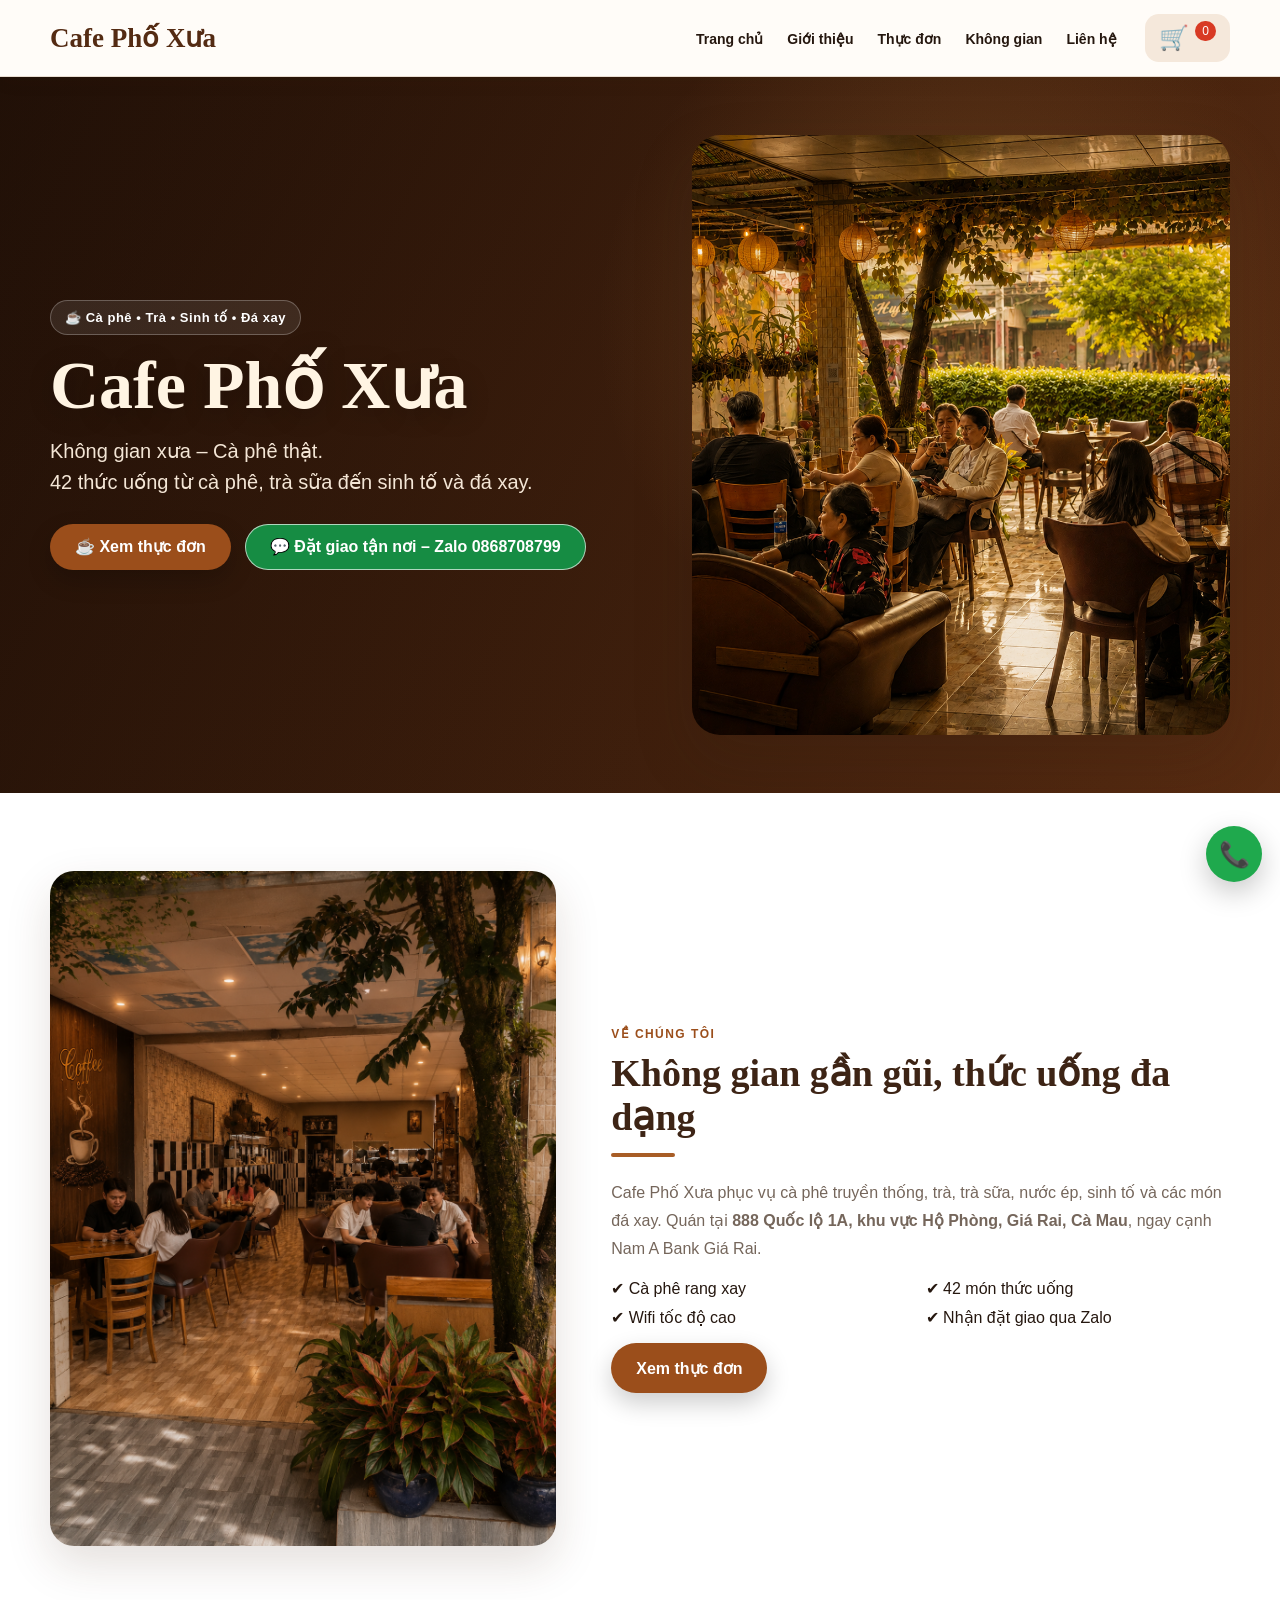
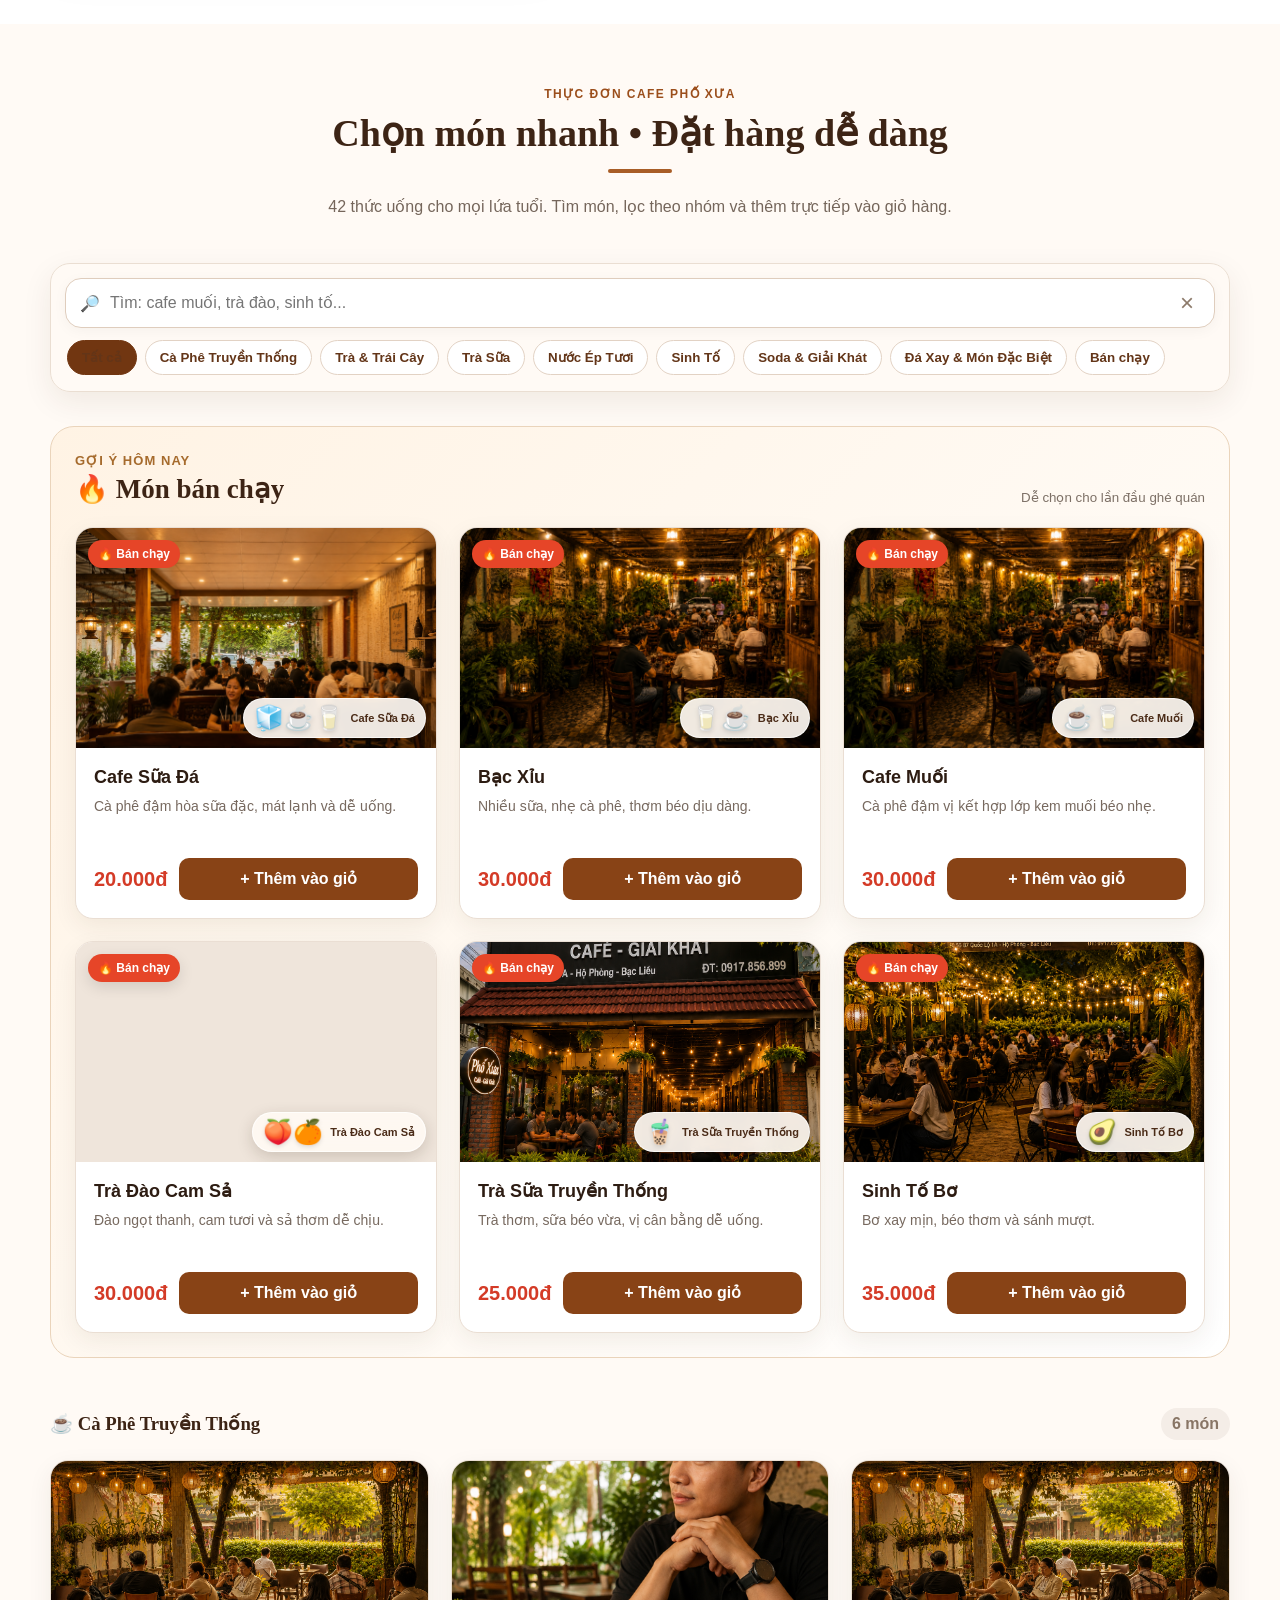
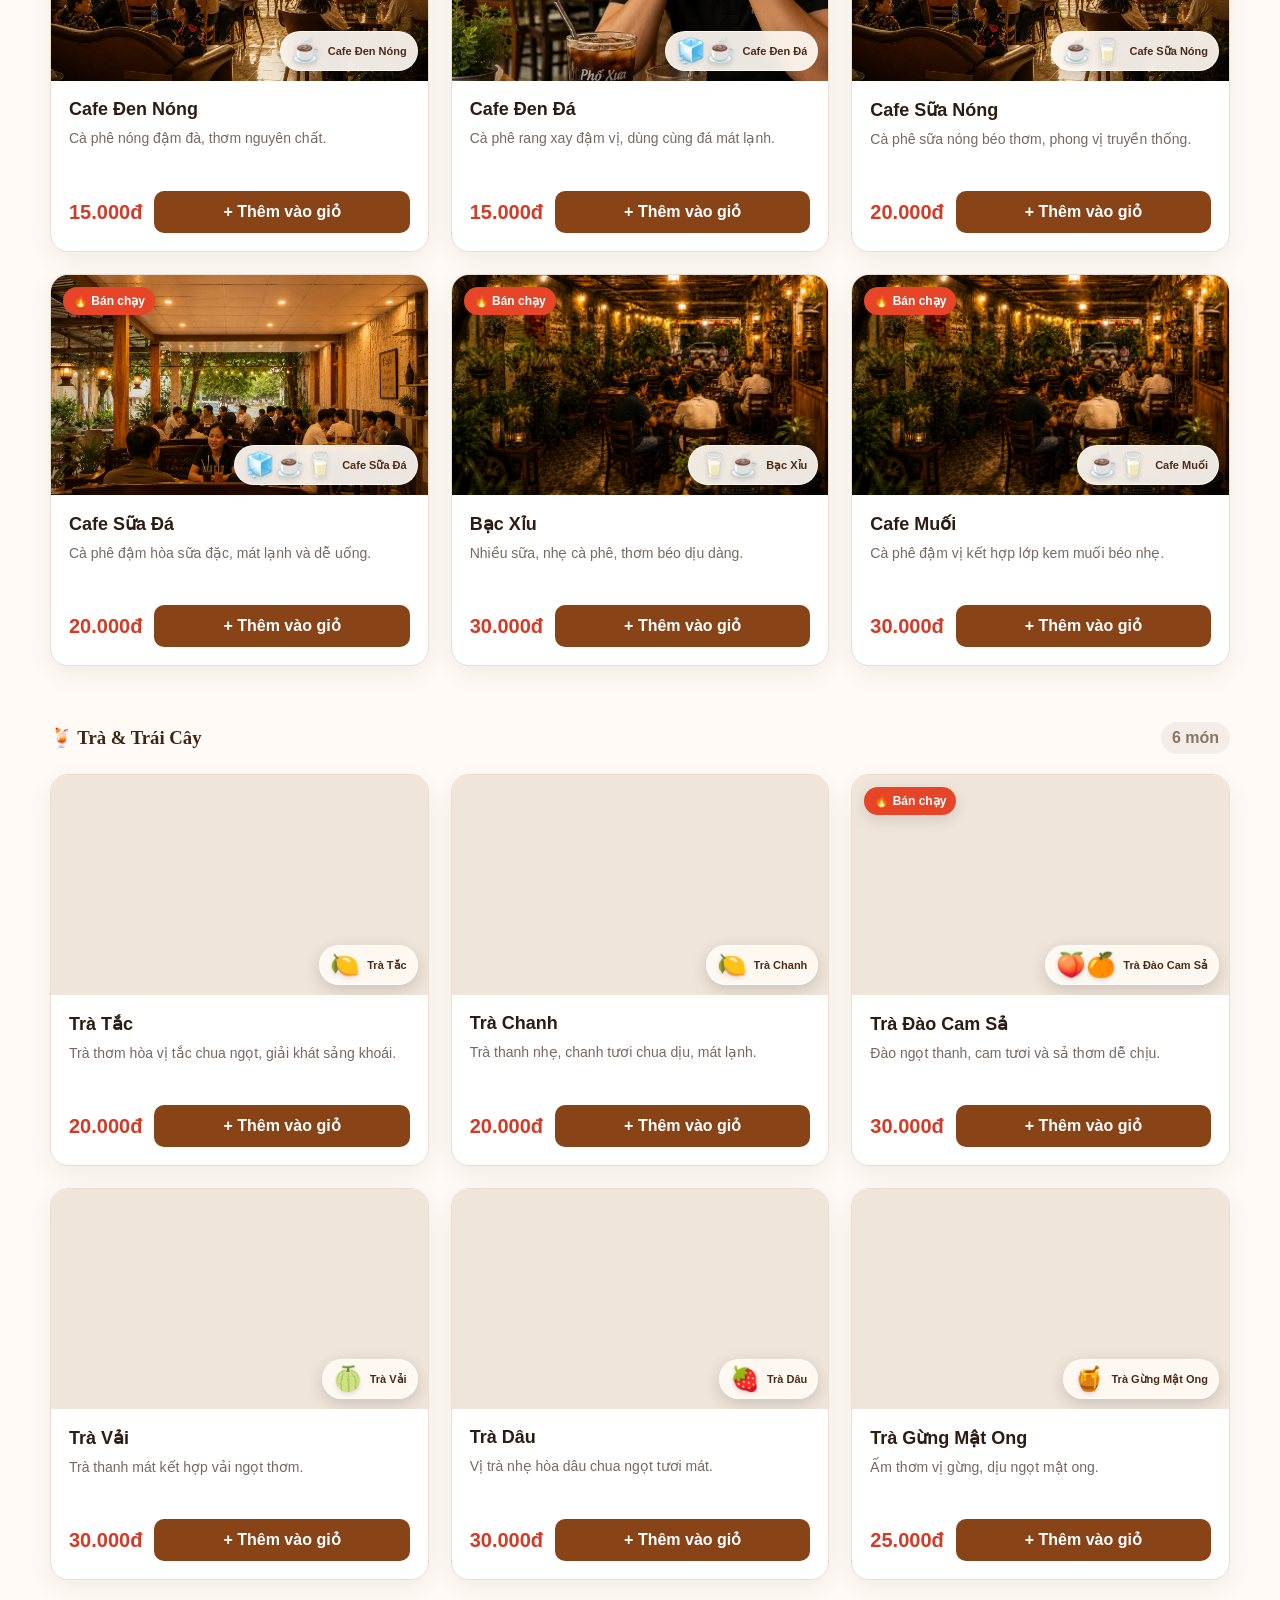
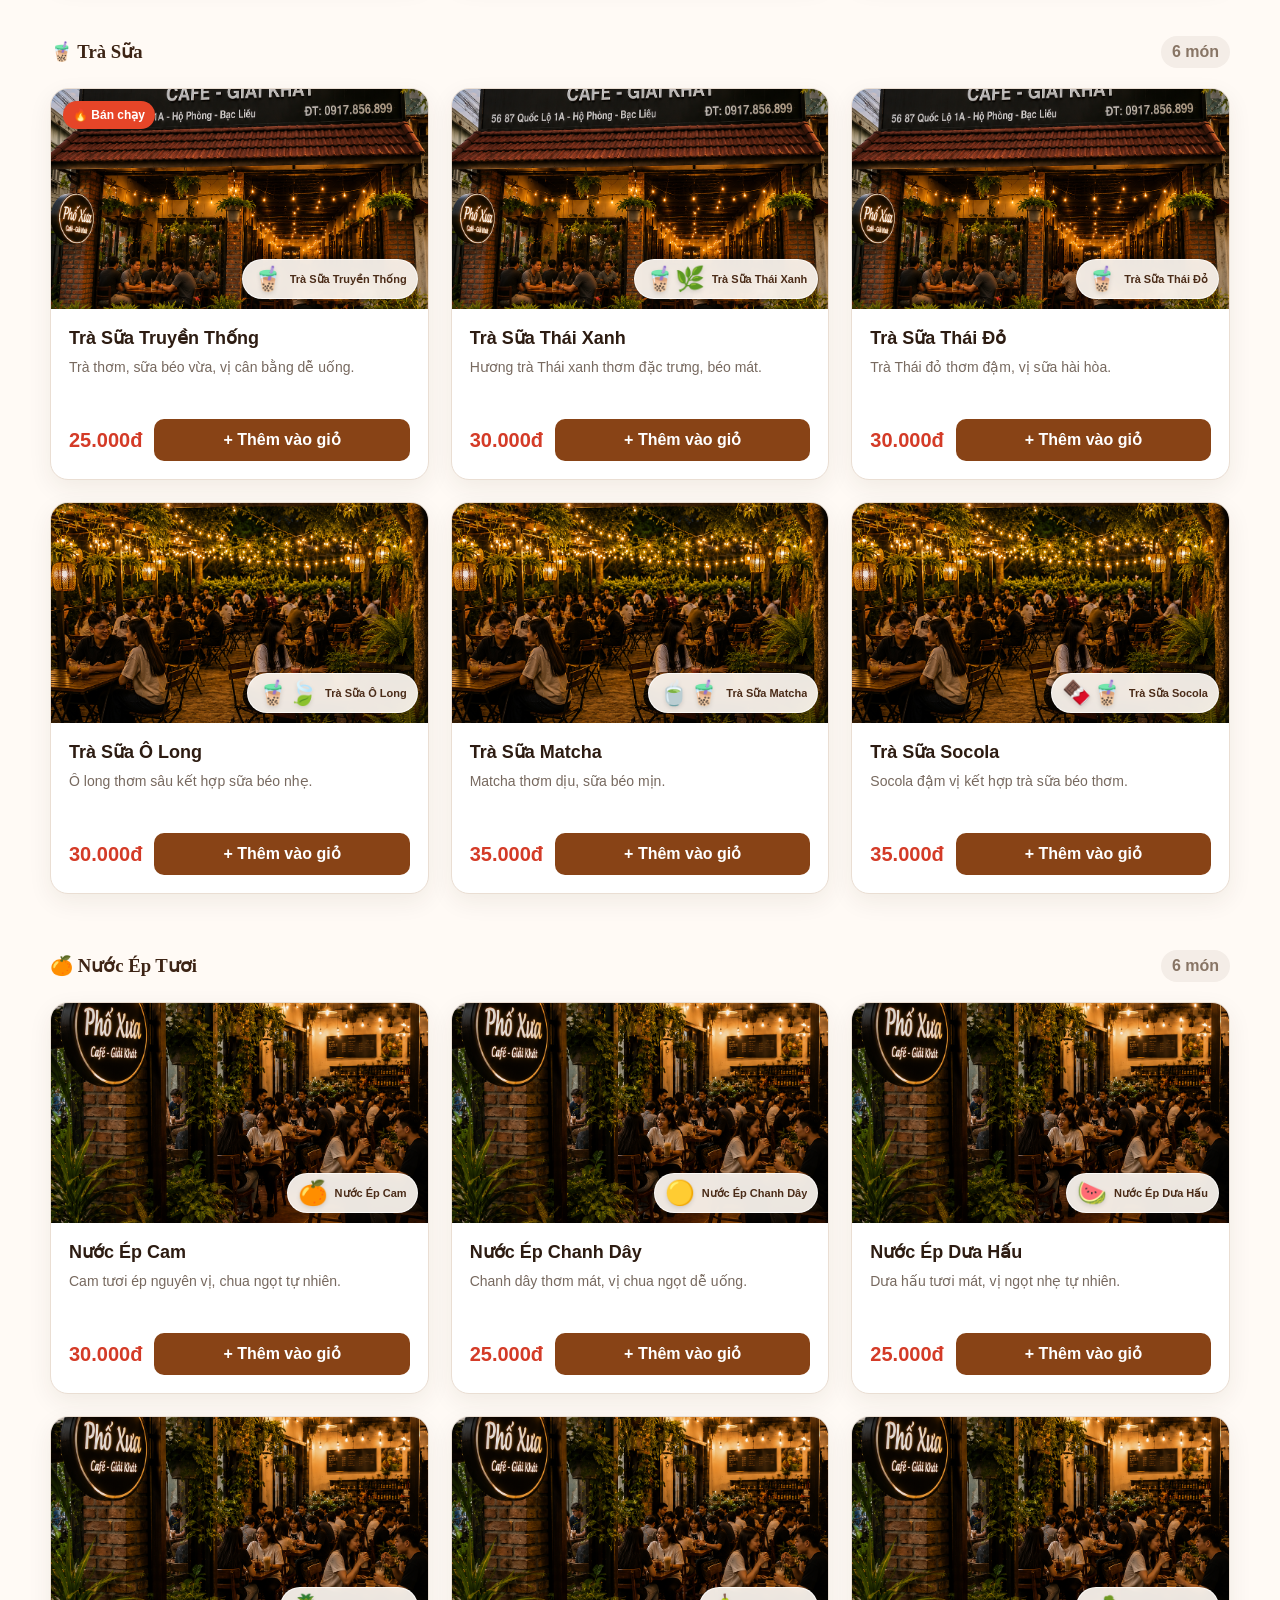
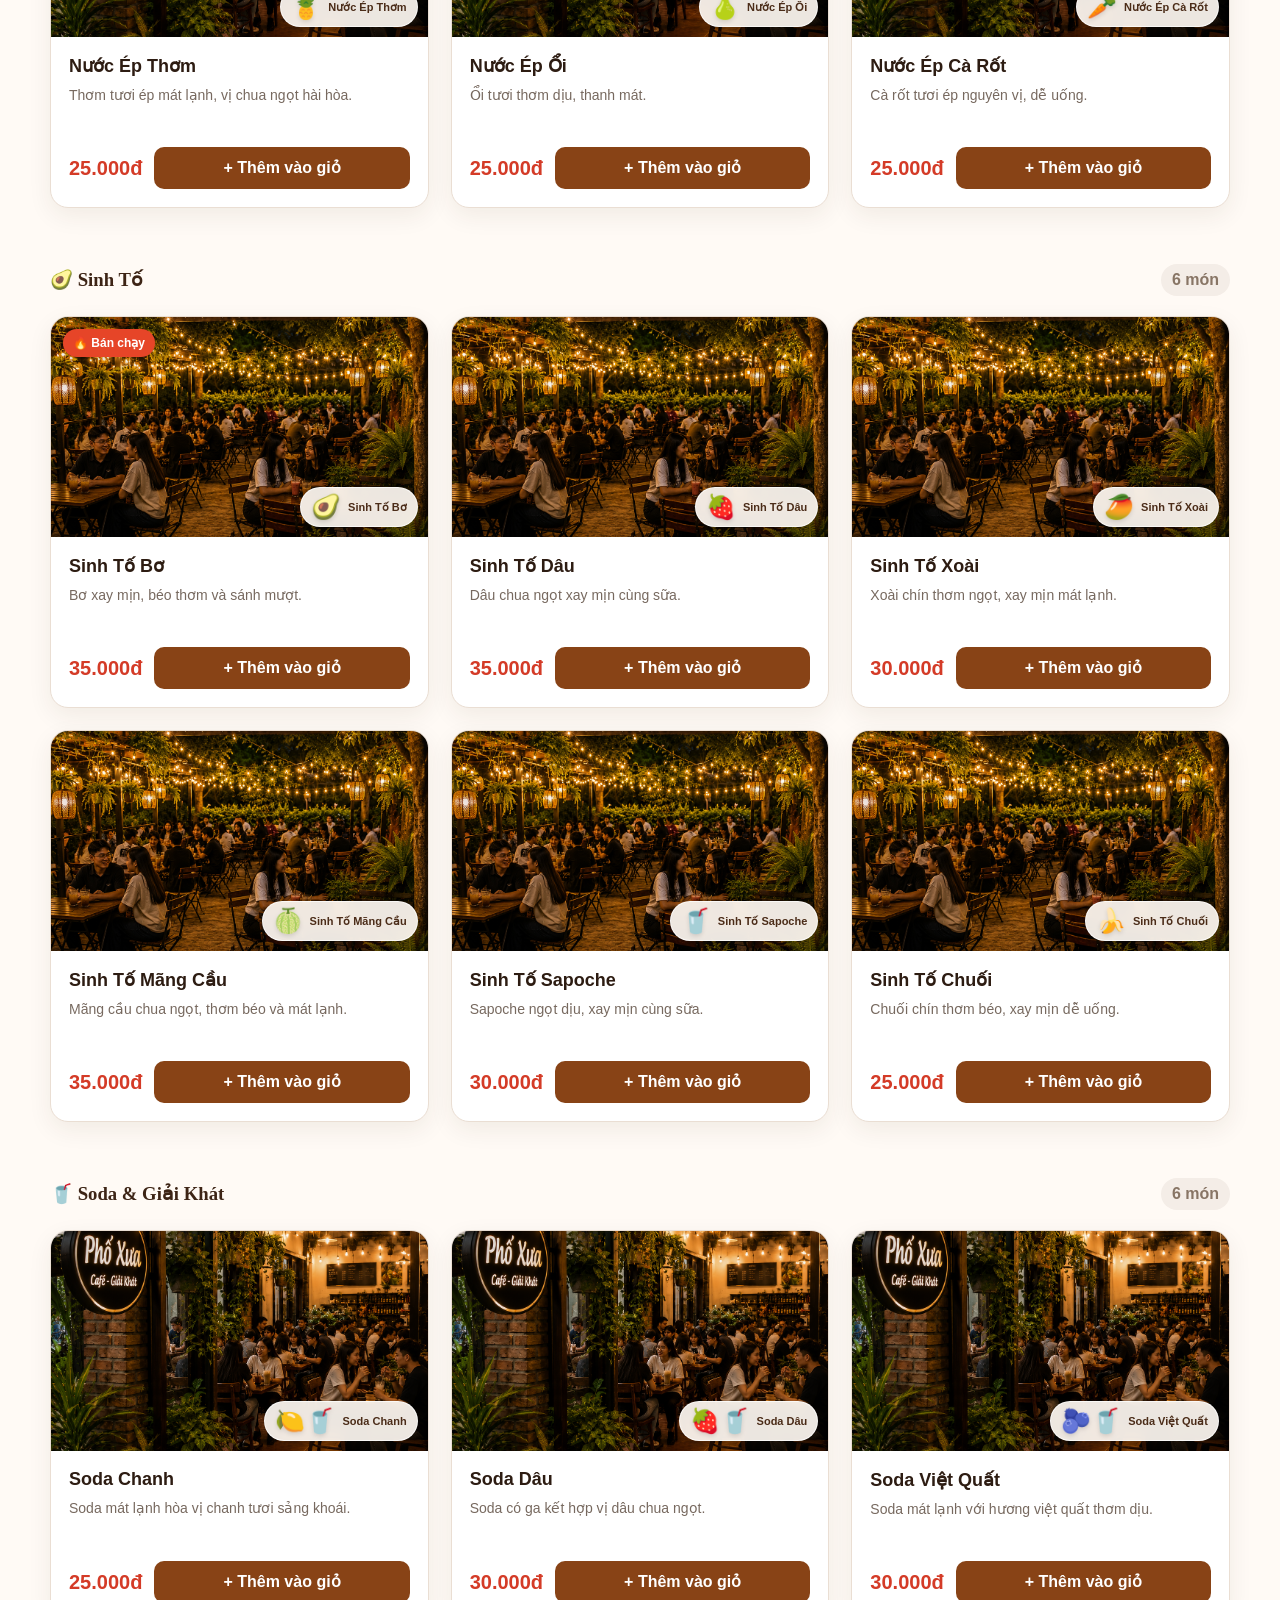
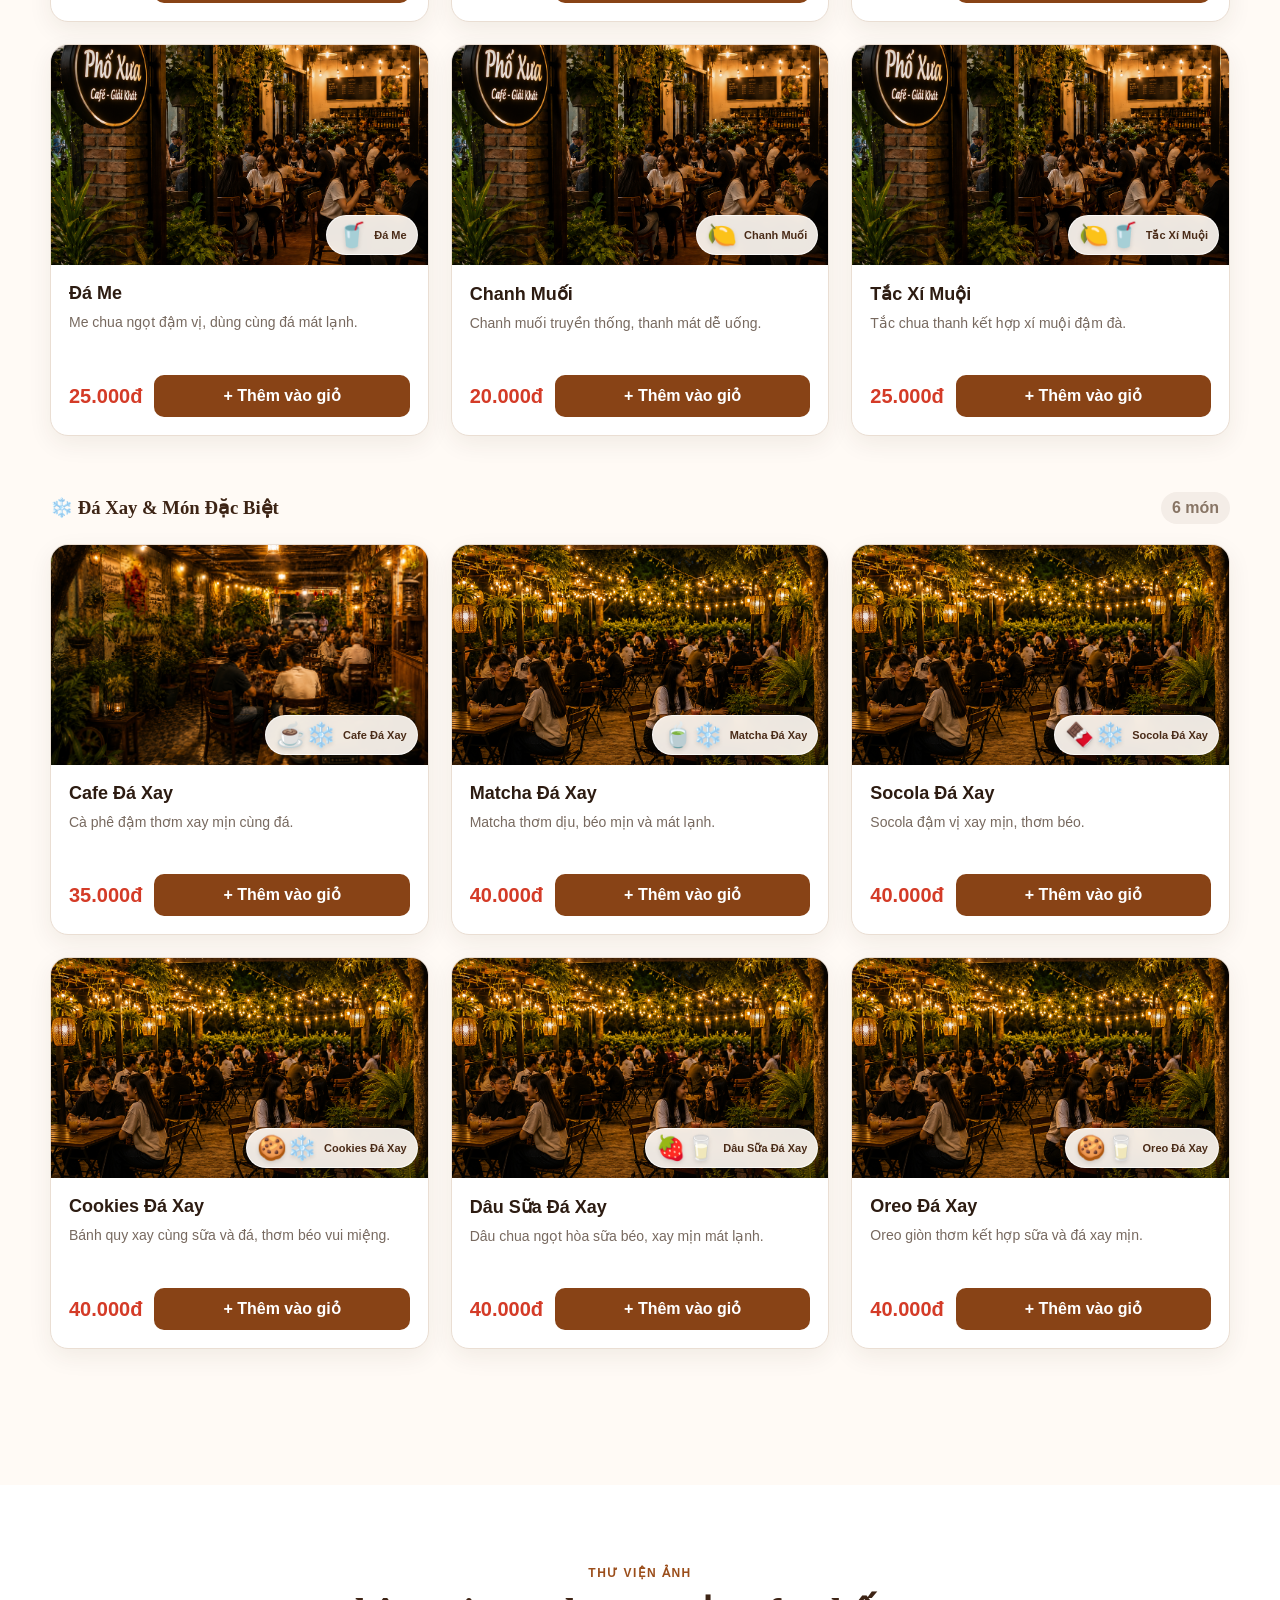
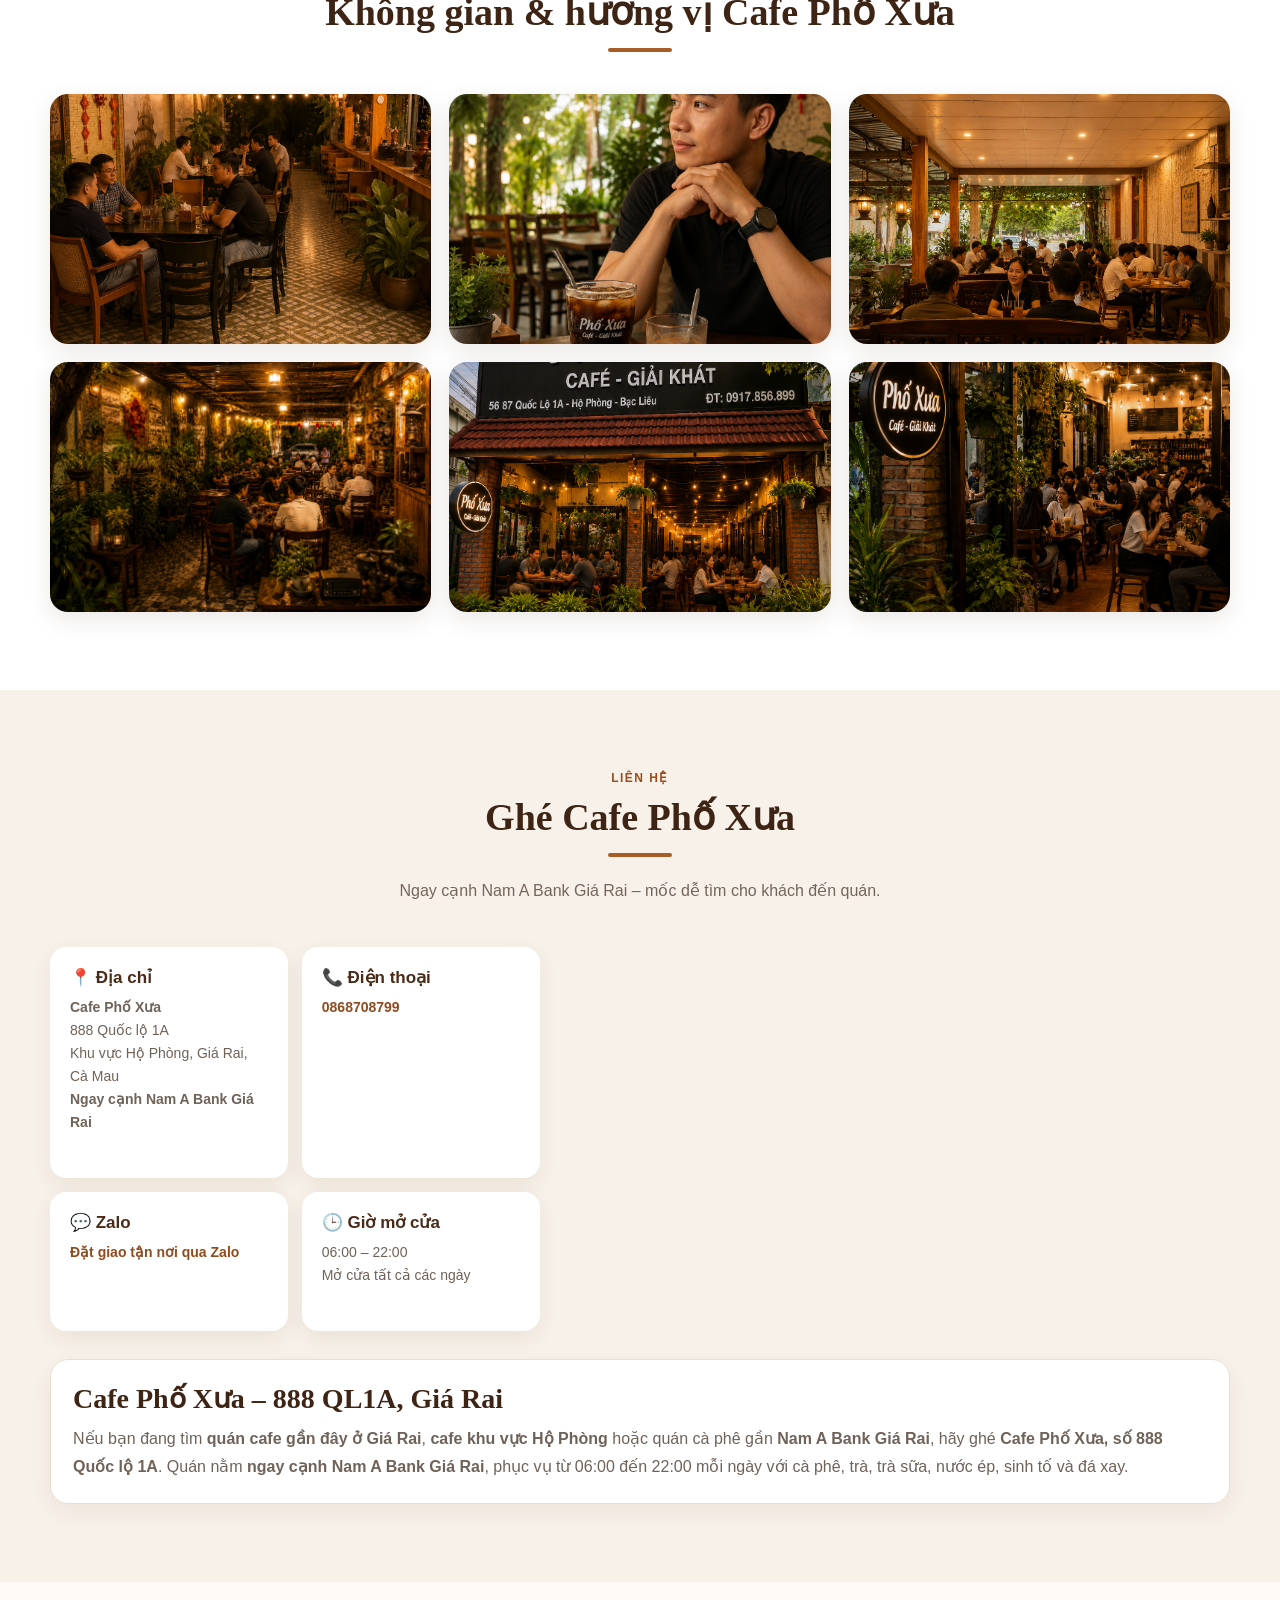
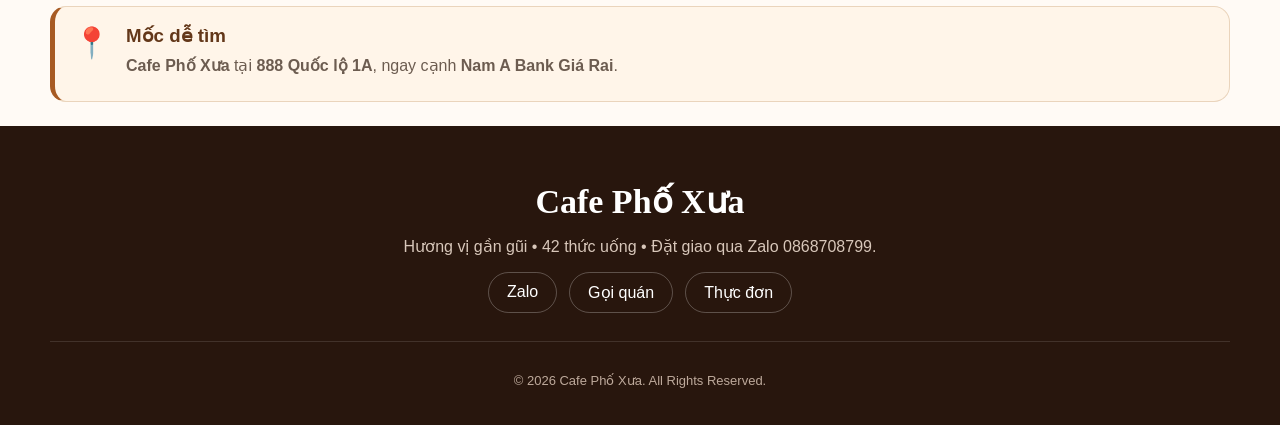
<file: index.html>
<!DOCTYPE html><html lang="vi"><head><meta charset="UTF-8"><meta name="viewport" content="width=device-width,initial-scale=1"><title>Cafe Phố Xưa Giá Rai | Cà phê, trà sữa, nước ép & giao tận nơi</title><meta name="description" content="Cafe Phố Xưa tại 888 Quốc lộ 1A, khu vực Hộ Phòng, Giá Rai, Cà Mau, ngay cạnh Nam A Bank Giá Rai. 42 món cà phê, trà, trà sữa, nước ép, sinh tố và đá xay. Đặt giao tận nơi qua Zalo 0868708799."><meta name="robots" content="index,follow,max-image-preview:large"><meta name="theme-color" content="#6f451f"><meta name="application-name" content="Cafe Phố Xưa"><meta name="apple-mobile-web-app-capable" content="yes"><meta name="apple-mobile-web-app-title" content="Cafe Phố Xưa"><link rel="canonical" href="https://khaingoanminh-max.github.io/CafePhoXua-V8-Stable/"><link rel="icon" href="favicon.svg" type="image/svg+xml"><link rel="manifest" href="manifest.webmanifest"><meta property="og:locale" content="vi_VN"><meta property="og:type" content="website"><meta property="og:site_name" content="Cafe Phố Xưa"><meta property="og:title" content="Cafe Phố Xưa – 888 QL1A, Giá Rai"><meta property="og:description" content="42 thức uống • Mở cửa 06:00–22:00 • Ngay cạnh Nam A Bank Giá Rai • Zalo 0868708799"><meta property="og:url" content="https://khaingoanminh-max.github.io/CafePhoXua-V8-Stable/"><meta property="og:image" content="https://khaingoanminh-max.github.io/CafePhoXua-V8-Stable/images/coffee-01.webp"><meta property="og:image:alt" content="Cafe Phố Xưa – cà phê và thức uống tại Giá Rai"><meta name="twitter:card" content="summary_large_image"><meta name="twitter:title" content="Cafe Phố Xưa – Giá Rai"><meta name="twitter:description" content="888 QL1A • 42 thức uống • Đặt giao tận nơi qua Zalo 0868708799"><meta name="twitter:image" content="https://khaingoanminh-max.github.io/CafePhoXua-V8-Stable/images/coffee-01.webp"><link rel="stylesheet" href="style.css"><style>.skip-link{position:fixed;left:12px;top:-80px;z-index:100000;background:#fff;color:#542b13;border:2px solid #6f451f;border-radius:10px;padding:10px 14px;font-weight:800;text-decoration:none}.skip-link:focus{top:12px}a:focus-visible,button:focus-visible,input:focus-visible,textarea:focus-visible,[role=button]:focus-visible{outline:3px solid #e0a25c;outline-offset:3px}</style><script type="application/ld+json">{"@context":"https://schema.org","@type":"CafeOrCoffeeShop","name":"Cafe Phố Xưa","alternateName":"Phố Xưa Coffee","url":"https://khaingoanminh-max.github.io/CafePhoXua-V8-Stable/","image":"https://khaingoanminh-max.github.io/CafePhoXua-V8-Stable/images/coffee-01.webp","telephone":"+84868708799","priceRange":"15K-40K VND","servesCuisine":["Cà phê","Trà","Trà sữa","Nước ép","Sinh tố","Đá xay"],"menu":"https://khaingoanminh-max.github.io/CafePhoXua-V8-Stable/#menu","address":{"@type":"PostalAddress","streetAddress":"888 Quốc lộ 1A","addressLocality":"Giá Rai","addressRegion":"Cà Mau","addressCountry":"VN"},"geo":{"@type":"GeoCoordinates","latitude":9.225081085887421,"longitude":105.40630787569245},"hasMap":"https://www.google.com/maps/search/?api=1&query=9.225081085887421,105.40630787569245","openingHoursSpecification":{"@type":"OpeningHoursSpecification","dayOfWeek":["Monday","Tuesday","Wednesday","Thursday","Friday","Saturday","Sunday"],"opens":"06:00","closes":"22:00"}}</script></head><body><a class="skip-link" href="#main-content">Bỏ qua đến nội dung chính</a><header id="home"><div class="container"><div class="logo"><h1>Cafe Phố Xưa</h1></div><nav aria-label="Điều hướng chính"><ul><li><a href="#home">Trang chủ</a></li><li><a href="#about">Giới thiệu</a></li><li><a href="#menu">Thực đơn</a></li><li><a href="#gallery">Không gian</a></li><li><a href="#contact">Liên hệ</a></li></ul></nav><div class="cart" id="cart-icon" role="button" tabindex="0" aria-label="Mở giỏ hàng" aria-controls="cart-popup">🛒 <span id="cart-count" aria-live="polite">0</span></div></div></header><main id="main-content"><section class="hero" id="hero"><div class="hero-overlay"></div><div class="container hero-container"><div class="hero-content"><div class="hero-badge">☕ Cà phê • Trà • Sinh tố • Đá xay</div><h2>Cafe Phố Xưa</h2><p>Không gian xưa – Cà phê thật.<br>42 thức uống cho mọi lứa tuổi, phục vụ tận tâm mỗi ngày.</p><div class="hero-buttons"><a href="#menu" class="btn btn-primary">☕ Xem thực đơn</a><a href="https://zalo.me/0868708799" target="_blank" rel="noopener noreferrer" class="btn btn-outline">💬 Đặt giao tận nơi – Zalo 0868708799</a></div></div><div class="hero-image"><img src="images/coffee-01.webp" alt="Cafe Phố Xưa tại Giá Rai" width="800" height="600" fetchpriority="high"></div></div></section><section class="about" id="about"><div class="container about-container"><div class="about-image"><img src="images/coffee-06.webp" alt="Không gian Cafe Phố Xưa" loading="lazy"></div><div class="about-content"><span class="section-tag">Về chúng tôi</span><h2>Không gian gần gũi, thức uống đa dạng</h2><div class="line"></div><p>Cafe Phố Xưa phục vụ cà phê truyền thống, trà, trà sữa, nước ép, sinh tố và các món đá xay. Quán tại <strong>888 Quốc lộ 1A, khu vực Hộ Phòng, Giá Rai, Cà Mau</strong>, ngay cạnh Nam A Bank Giá Rai.</p><ul><li>✔ Cà phê rang xay</li><li>✔ 42 món thức uống</li><li>✔ Wifi tốc độ cao</li><li>✔ Nhận đặt giao qua Zalo</li></ul><a href="#menu" class="btn-primary">Xem thực đơn</a></div></div></section><section class="menu-preview" id="menu"><div class="container"><div class="section-header"><span class="section-tag">Thực đơn Cafe Phố Xưa</span><h2>Đang tải thực đơn...</h2><div class="line"></div></div></div></section><section class="gallery" id="gallery"><div class="container"><div class="section-header"><span class="section-tag">Thư viện ảnh</span><h2>Không gian & hương vị Cafe Phố Xưa</h2><div class="line"></div></div><div class="gallery-grid"><div class="gallery-item"><img src="images/coffee-07.webp" alt="Không gian Cafe Phố Xưa" loading="lazy"></div><div class="gallery-item"><img src="images/coffee-08.webp" alt="Cafe đen đá" loading="lazy"></div><div class="gallery-item"><img src="images/coffee-09.webp" alt="Cafe sữa đá" loading="lazy"></div><div class="gallery-item"><img src="images/coffee-02.webp" alt="Thức uống Cafe Phố Xưa" loading="lazy"></div><div class="gallery-item"><img src="images/coffee-03.webp" alt="Trà tại Cafe Phố Xưa" loading="lazy"></div><div class="gallery-item"><img src="images/coffee-04.webp" alt="Thức uống giải khát" loading="lazy"></div></div></div></section><section class="contact" id="contact"><div class="container"><div class="section-header"><span class="section-tag">Liên hệ</span><h2>Ghé Cafe Phố Xưa</h2><div class="line"></div><p>Ngay cạnh Nam A Bank Giá Rai – mốc dễ tìm cho khách đến quán.</p></div><div class="contact-wrapper"><div class="contact-info"><div class="contact-item"><h3>📍 Địa chỉ</h3><p><strong>Cafe Phố Xưa</strong><br>888 Quốc lộ 1A<br>Khu vực Hộ Phòng, Giá Rai, Cà Mau<br><strong>Ngay cạnh Nam A Bank Giá Rai</strong></p></div><div class="contact-item"><h3>📞 Điện thoại</h3><p><a href="tel:0868708799">0868708799</a></p></div><div class="contact-item"><h3>💬 Zalo</h3><p><a href="https://zalo.me/0868708799" target="_blank" rel="noopener noreferrer">Đặt giao tận nơi qua Zalo</a></p></div><div class="contact-item"><h3>🕒 Giờ mở cửa</h3><p>06:00 – 22:00<br>Mở cửa tất cả các ngày</p></div></div><div class="contact-map"><iframe title="Bản đồ Cafe Phố Xưa cạnh Nam A Bank Giá Rai" src="https://www.google.com/maps/embed?pb=!1m18!1m12!1m3!1d3938.2147399314617!2d105.40630787569245!3d9.225081085887421!2m3!1f0!2f0!3f0!3m2!1i1024!2i768!4f13.1!3m3!1m2!1s0x31a4b2367dd7c79f%3A0x2dee524af6438806!2sNam%20A%20Bank%20Gi%C3%A1%20Rai!5e0!3m2!1svi!2s!4v1783863002044!5m2!1svi!2s" loading="lazy" allowfullscreen></iframe></div></div></div></section><div class="location-guide-card"><div class="location-guide-icon">📍</div><div class="location-guide-content"><h3>Mốc dễ tìm</h3><p><strong>Cafe Phố Xưa</strong> tại <strong>888 Quốc lộ 1A</strong>, ngay cạnh <strong>Nam A Bank Giá Rai</strong>.</p></div></div></main><footer class="footer"><div class="container"><div class="footer-content"><h2>Cafe Phố Xưa</h2><p>Hương vị gần gũi • 42 thức uống • Đặt giao qua Zalo 0868708799.</p><div class="footer-social"><a href="https://zalo.me/0868708799" target="_blank" rel="noopener noreferrer">Zalo</a><a href="tel:0868708799">Gọi quán</a><a href="#menu">Thực đơn</a></div></div><div class="footer-bottom"><p>© 2026 Cafe Phố Xưa. All Rights Reserved.</p></div></div></footer><div id="cart-popup" class="cart-popup"><div class="cart-box" role="dialog" aria-modal="true" aria-labelledby="cart-title"><h2 id="cart-title">🛒 Giỏ hàng</h2><div id="cart-items">Chưa có sản phẩm.</div><hr><h3 id="cart-total">Tổng tiền: 0đ</h3><button id="btnOpenPaymentPopup" type="button">🛒 Thanh toán</button><button id="close-cart" type="button">Đóng</button></div></div><a href="tel:0868708799" class="floating-call" aria-label="Gọi Cafe Phố Xưa">📞</a><div id="paymentOverlay"><div id="paymentPopup" role="dialog" aria-modal="true" aria-labelledby="payment-title"><div class="payment-header"><h2 id="payment-title">Thanh toán đơn hàng</h2><button id="closePaymentPopup" type="button" aria-label="Đóng">✕</button></div><div class="payment-body"><div class="payment-group"><label for="customerName">Họ và tên</label><input id="customerName" type="text" autocomplete="name" placeholder="Nhập họ và tên"></div><div class="payment-group"><label for="customerPhone">Số điện thoại</label><input id="customerPhone" type="tel" inputmode="tel" autocomplete="tel" placeholder="Nhập số điện thoại"></div><div class="payment-group"><label for="customerAddress">Địa chỉ giao hàng</label><textarea id="customerAddress" rows="3" autocomplete="street-address" placeholder="Nhập địa chỉ giao hàng"></textarea></div><div class="payment-group"><label for="customerNote">Ghi chú</label><textarea id="customerNote" rows="3" placeholder="Ví dụ: ít đá, ít đường..."></textarea></div><div class="payment-summary"><h3>Đơn hàng</h3><div id="paymentOrderList"></div></div><div class="payment-total"><span>Tổng thanh toán</span><strong id="paymentTotalPrice">0đ</strong></div></div><div class="payment-footer"><button id="btnSendZaloOrder" type="button">Gửi đơn qua Zalo</button><button id="btnContinueShopping" type="button">Tiếp tục mua hàng</button></div></div></div><div id="successOverlay"><div id="successPopup" role="dialog" aria-modal="true" aria-labelledby="success-title"><div class="success-icon" aria-hidden="true">🎉</div><h2 id="success-title">Đơn hàng đã được tạo</h2><p>Vui lòng nhấn <strong>Dán</strong> và <strong>Gửi</strong> trong Zalo để hoàn tất việc đặt hàng.</p><p>Cảm ơn Quý khách đã lựa chọn <strong>Cafe Phố Xưa</strong>.</p><button id="btnSuccessDone" type="button">Hoàn tất</button></div></div><script src="CafePhoXua.Core.js?v=8.12.0"></script><script src="CafePhoXua.Render.js?v=8.12.0"></script><script src="CafePhoXua.Cart.js?v=8.12.0"></script><script src="CafePhoXua.OrderBuilder.js?v=8.12.0"></script><script src="script.js?v=8.12.0"></script><script src="CafePhoXua.ZaloTextOnly.js?v=8.12.0"></script></body></html>
</file>
<file: style.css>
*{box-sizing:border-box}html{scroll-behavior:smooth}body{margin:0;font-family:Arial,"Helvetica Neue",sans-serif;color:#25170f;background:#fffaf5}.container{width:min(1180px,calc(100% - 32px));margin:auto}a{color:inherit}header{position:sticky;top:0;z-index:1000;background:rgba(255,252,248,.96);backdrop-filter:blur(14px);border-bottom:1px solid #eaded2;box-shadow:0 4px 20px rgba(67,39,20,.05)}header>.container{min-height:76px;display:flex;align-items:center;gap:28px}.logo h1{margin:0;font-family:Georgia,serif;color:#542b13;font-size:27px;white-space:nowrap}nav{margin-left:auto}nav ul{display:flex;list-style:none;gap:24px;margin:0;padding:0}nav a{text-decoration:none;font-weight:700;font-size:14px;padding:28px 0 23px;display:block;border-bottom:3px solid transparent}nav a:hover{color:#8d4618;border-color:#a35c25}.cart{cursor:pointer;font-size:24px;background:#f5e8db;padding:10px 14px;border-radius:14px;white-space:nowrap}.cart span{background:#d83a24;color:#fff;border-radius:999px;font-size:12px;padding:3px 7px;vertical-align:top}.hero{position:relative;overflow:hidden;background:linear-gradient(115deg,#241208,#5b2d12);color:#fff}.hero:before{content:"";position:absolute;inset:0;background:radial-gradient(circle at 75% 35%,rgba(216,149,76,.25),transparent 34%),linear-gradient(90deg,rgba(21,9,3,.22),rgba(21,9,3,.04))}.hero-container{position:relative;z-index:2;display:grid;grid-template-columns:1.05fr .95fr;align-items:center;gap:48px;min-height:480px;padding:58px 0}.hero-content{max-width:650px}.hero-badge{display:inline-block;padding:9px 14px;border:1px solid rgba(255,255,255,.25);border-radius:999px;background:rgba(255,255,255,.09);font-size:13px;font-weight:800;letter-spacing:.04em}.hero h2{font-family:Georgia,serif;font-size:68px;line-height:.95;margin:18px 0;color:#fff4e3;text-shadow:0 5px 24px rgba(0,0,0,.25)}.hero p{font-size:20px;line-height:1.55;color:#f4e6d6;margin:0 0 26px}.hero-buttons{display:flex;gap:14px;flex-wrap:wrap}.btn,.btn-primary{display:inline-flex;align-items:center;justify-content:center;min-height:50px;padding:0 24px;border-radius:999px;text-decoration:none;font-weight:800;border:1px solid transparent}.btn-primary{background:#9b4e1b;color:#fff;box-shadow:0 10px 25px rgba(0,0,0,.2)}.btn-outline{border-color:rgba(255,255,255,.65);background:#168c43;color:#fff}.hero-image img{width:100%;display:block;border-radius:30px;box-shadow:0 28px 60px rgba(0,0,0,.35);aspect-ratio:4/3;object-fit:cover}.scroll-down{display:none}.about,.gallery,.contact{padding:78px 0}.about{background:#fff}.about-container{display:grid;grid-template-columns:.9fr 1.1fr;gap:55px;align-items:center}.about-image img{width:100%;display:block;border-radius:24px;box-shadow:0 18px 45px rgba(73,43,22,.15)}.section-tag{display:inline-block;color:#9b4e1b;font-size:12px;font-weight:900;text-transform:uppercase;letter-spacing:.12em;margin-bottom:10px}.about-content h2,.section-header h2{font-family:Georgia,serif;color:#3d2415;font-size:38px;margin:0 0 12px}.line{width:64px;height:4px;background:#a85d26;border-radius:99px;margin:14px 0 22px}.about-content p,.section-header p{color:#75665b;line-height:1.75}.about-content ul{list-style:none;padding:0;display:grid;grid-template-columns:1fr 1fr;gap:10px}.menu-preview{padding:60px 0 80px;background:#fffaf5}.section-header{text-align:center;margin-bottom:42px}.section-header .line{margin:14px auto 20px}.sales-toolbar{position:sticky!important;top:76px!important;background:rgba(255,250,245,.97)!important;border:1px solid #eaded2!important;box-shadow:0 10px 30px rgba(69,39,18,.08)!important}.sales-search{border-color:#dfcdbd!important}.sales-filter{border-color:#e2d2c4!important;color:#633518!important}.sales-filter.is-active{background:#713611!important;border-color:#713611!important}.sales-hot{background:linear-gradient(135deg,#fff3e4,#fff)!important;border-color:#ead4bb!important}.sales-hot-heading h3,.menu-category-title{font-family:Georgia,serif!important;color:#3d2415!important}.menu-grid{display:grid;grid-template-columns:repeat(3,minmax(0,1fr));gap:22px}.sales-card{border:1px solid #eaded3!important;box-shadow:0 8px 24px rgba(62,36,18,.07)!important;text-align:left!important;background:#fff}.sales-card:hover{transform:translateY(-4px)!important;box-shadow:0 16px 34px rgba(62,36,18,.13)!important}.cpx-art-wrap{background:linear-gradient(145deg,#f7eee5,#fff8ef)!important}.cpx-drink-art{aspect-ratio:4/3;object-fit:cover}.sales-card-body h3{font-size:18px!important;color:#2d1c12!important}.sales-card-body p{font-size:14px}.sales-card-footer .price{color:#d43b27!important;font-size:20px!important}.menu-order-btn{background:#884316!important;border-radius:10px!important;margin:0!important;padding:11px 15px!important}.menu-order-btn:hover{background:#a25620!important}.sales-badge{background:#e64528!important;color:#fff!important}.gallery{background:#fff}.gallery-grid{display:grid;grid-template-columns:repeat(3,1fr);gap:18px}.gallery-item{overflow:hidden;border-radius:18px;box-shadow:0 8px 24px rgba(67,39,20,.1)}.gallery-item img{width:100%;height:250px;object-fit:cover;display:block;transition:.35s}.gallery-item:hover img{transform:scale(1.04)}.contact{background:#f8f1e9}.contact-wrapper{display:grid;grid-template-columns:.85fr 1.15fr;gap:28px}.contact-info{display:grid;grid-template-columns:1fr 1fr;gap:14px}.contact-item{background:#fff;padding:20px;border-radius:16px;box-shadow:0 7px 22px rgba(62,36,18,.07)}.contact-item h3{font-size:17px;margin:0 0 8px;color:#4b2b18}.contact-item p{font-size:14px;line-height:1.65;color:#6f6258;margin:0}.contact-item a{color:#914b1e;font-weight:800;text-decoration:none}.contact-map iframe{width:100%;height:100%;min-height:380px;border:0;border-radius:18px}.location-guide-card{width:min(1180px,calc(100% - 32px));margin:24px auto;display:flex;gap:16px;background:#fff5e9;border:1px solid #ead4bc;border-left:5px solid #a75a23;padding:18px;border-radius:16px}.location-guide-icon{font-size:30px}.location-guide-content h3{margin:0 0 6px;color:#633719}.location-guide-content p{margin:4px 0;color:#6c5c50;line-height:1.6}.footer{background:#28160d;color:#fff;padding:55px 0 24px}.footer-content{text-align:center}.footer-content h2{font-family:Georgia,serif;font-size:34px;margin:0 0 10px}.footer-content p{color:#d8c7ba}.footer-social{display:flex;justify-content:center;gap:12px;flex-wrap:wrap}.footer-social a{text-decoration:none;border:1px solid rgba(255,255,255,.25);padding:10px 18px;border-radius:999px}.footer-bottom{text-align:center;border-top:1px solid rgba(255,255,255,.12);margin-top:28px;padding-top:18px;color:#bda99b;font-size:13px}.floating-call{position:fixed;right:18px;bottom:18px;width:56px;height:56px;border-radius:50%;background:#1fa94d;color:#fff;display:flex;align-items:center;justify-content:center;text-decoration:none;font-size:25px;z-index:9998;box-shadow:0 10px 28px rgba(0,0,0,.22)}.cart-popup,#paymentOverlay,#successOverlay{display:none;position:fixed;inset:0;background:rgba(24,12,5,.62);z-index:99999;align-items:center;justify-content:center;padding:18px}.cart-box,#paymentPopup,#successPopup{background:#fff;border-radius:20px;box-shadow:0 25px 70px rgba(0,0,0,.28)}.cart-box{width:min(520px,100%);padding:24px}.cart-item{display:grid;grid-template-columns:1fr auto auto;gap:12px;align-items:center}.cart-qty{display:flex;align-items:center;gap:8px}.cart-qty button{width:32px;height:32px;border:1px solid #dbc9bb;background:#fff;border-radius:8px;font-size:18px}#cart-items{max-height:330px;overflow:auto}#btnOpenPaymentPopup,#close-cart{border:0;border-radius:10px;padding:12px 16px;font-weight:800;cursor:pointer}#btnOpenPaymentPopup{background:#8a4217;color:#fff}#close-cart{background:#eee1d6;color:#5d3218;margin-left:6px}#paymentPopup{width:min(560px,100%);max-height:92vh;overflow:auto}.payment-header{display:flex;align-items:center;justify-content:space-between;padding:20px 24px;border-bottom:1px solid #eee}.payment-header h2{margin:0;color:#4b2b18}.payment-body,.payment-footer{padding:22px}.payment-group{margin-bottom:15px}.payment-group label{display:block;font-weight:700;margin-bottom:7px}.payment-group input,.payment-group textarea{width:100%;border:1px solid #d9c9bc;border-radius:10px;padding:12px;font:inherit}.payment-summary{background:#faf5f0;padding:14px;border-radius:12px}.payment-total{display:flex;justify-content:space-between;font-size:18px;font-weight:800;padding-top:16px}#paymentTotalPrice{color:#d43b27}#btnSendZaloOrder,#btnContinueShopping,#btnSuccessDone{width:100%;min-height:50px;border:0;border-radius:11px;font-weight:800;cursor:pointer}#btnSendZaloOrder{background:#159447;color:#fff}#btnContinueShopping{margin-top:10px;background:#f1e6dc;color:#5e341b}#successPopup{width:min(430px,100%);padding:30px;text-align:center}.success-icon{font-size:54px}#btnSuccessDone{background:#168d43;color:#fff}#floatingCartSummary{background:#713611!important}.sales-empty{background:#fff!important}
@media(max-width:980px){nav{display:none}.hero-container{grid-template-columns:1fr}.hero-content{text-align:center;margin:auto}.hero-buttons{justify-content:center}.hero-image{max-width:620px;margin:auto}.about-container,.contact-wrapper{grid-template-columns:1fr}.menu-grid{grid-template-columns:repeat(2,1fr)}.contact-info{grid-template-columns:repeat(2,1fr)}}
@media(max-width:640px){.container{width:min(100% - 22px,1180px)}header>.container{min-height:64px;gap:10px}.logo h1{font-size:21px}.cart{margin-left:auto;font-size:20px;padding:8px 10px}.hero-container{padding:42px 0;min-height:auto}.hero h2{font-size:48px}.hero p{font-size:16px}.hero-buttons{display:grid}.hero-buttons .btn{width:100%}.hero-image img{border-radius:20px}.about,.gallery,.contact{padding:55px 0}.about-content h2,.section-header h2{font-size:30px}.about-content ul{grid-template-columns:1fr}.menu-preview{padding:42px 0 65px}.menu-grid{grid-template-columns:1fr}.sales-toolbar{top:64px!important}.sales-hot{padding:14px!important}.gallery-grid{grid-template-columns:1fr}.gallery-item img{height:220px}.contact-info{grid-template-columns:1fr}.location-guide-card{width:calc(100% - 22px)}.floating-call{bottom:82px}.cart-item{grid-template-columns:1fr auto}.cart-item>div:last-child{grid-column:1/-1;text-align:right}}
</file>
